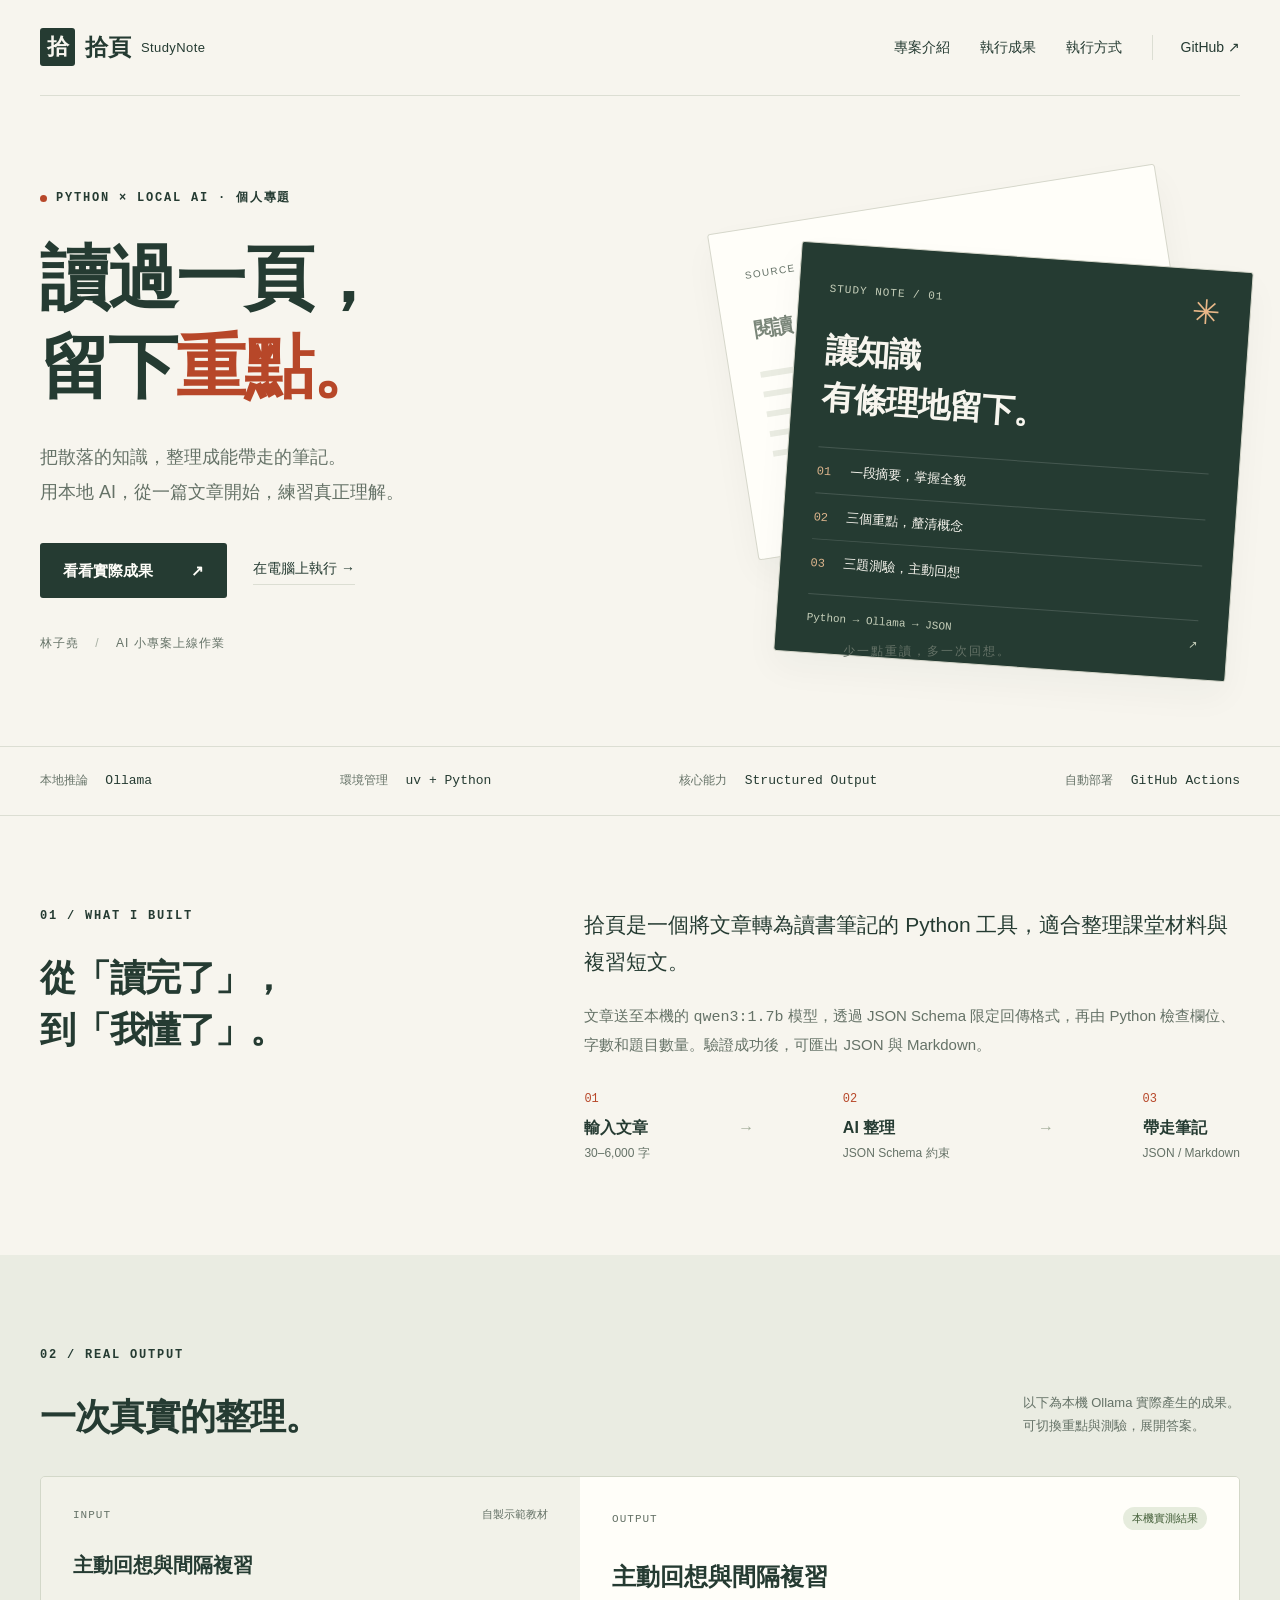
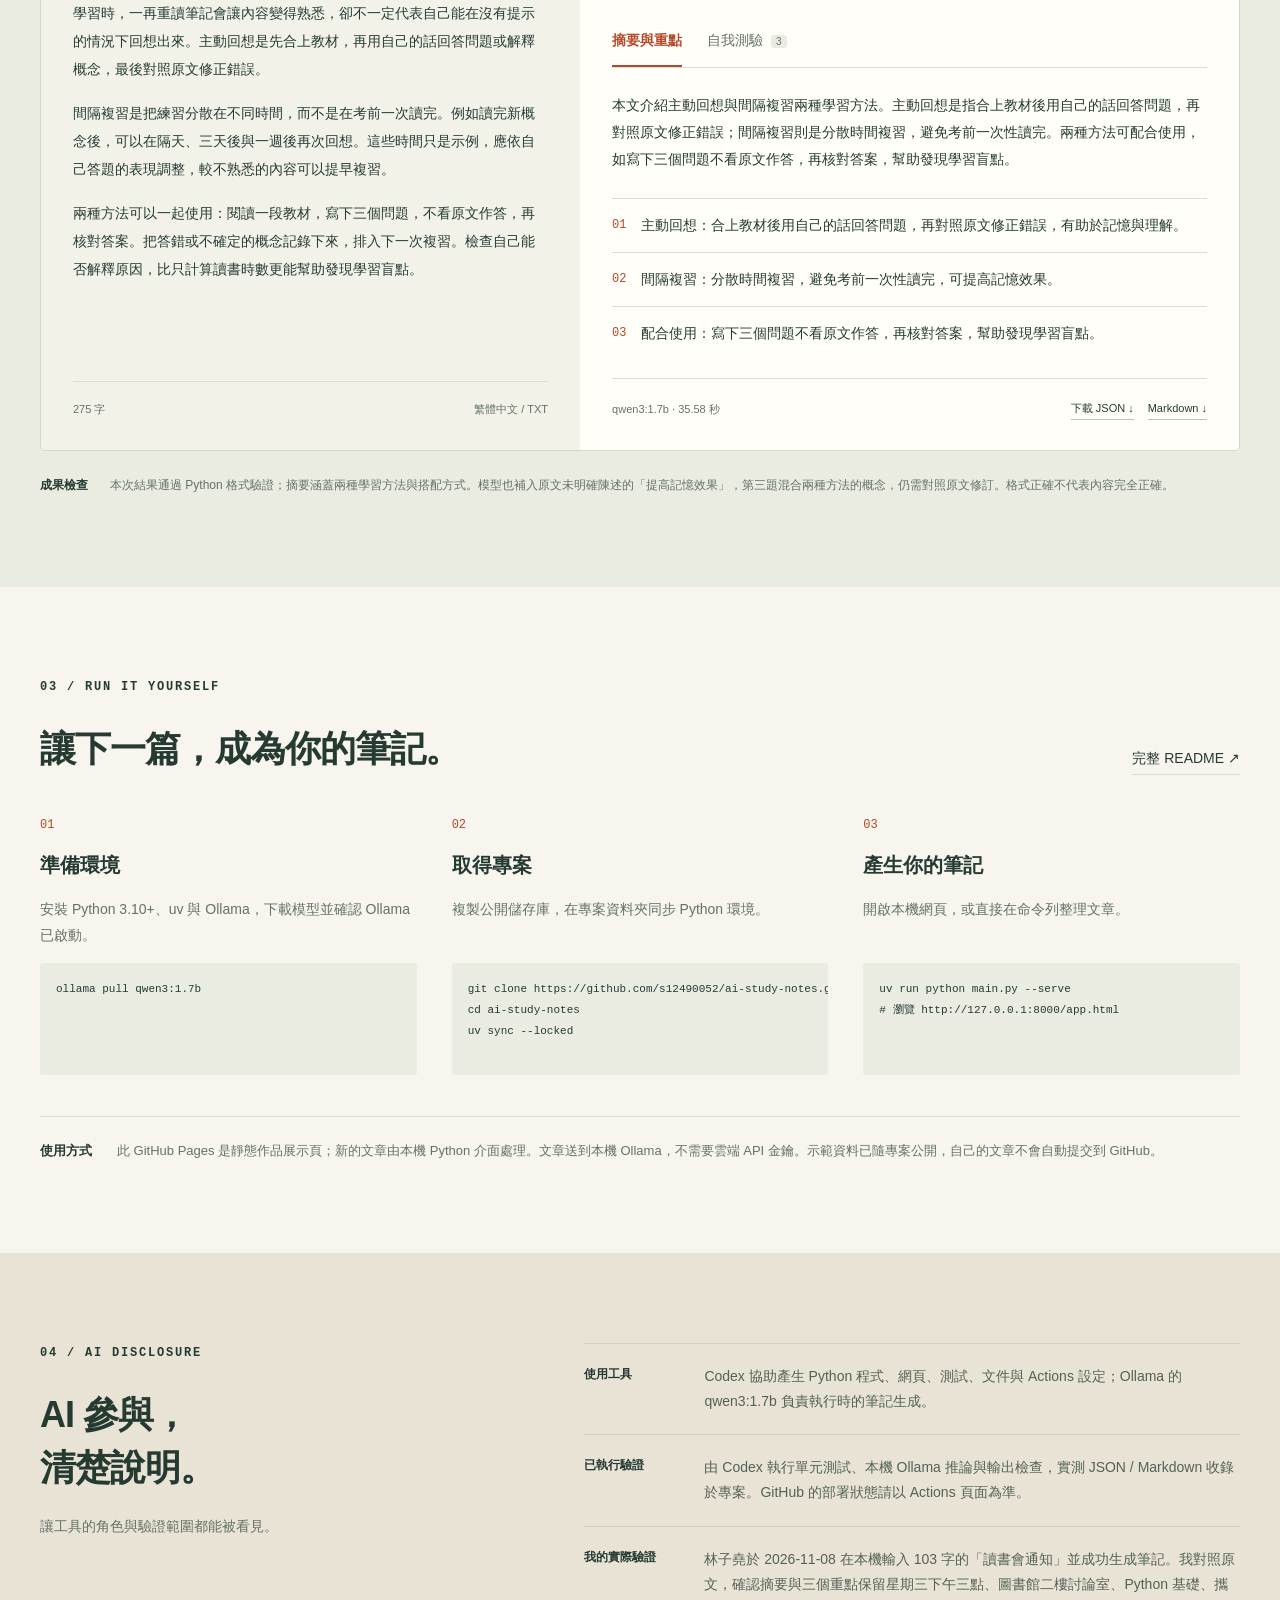
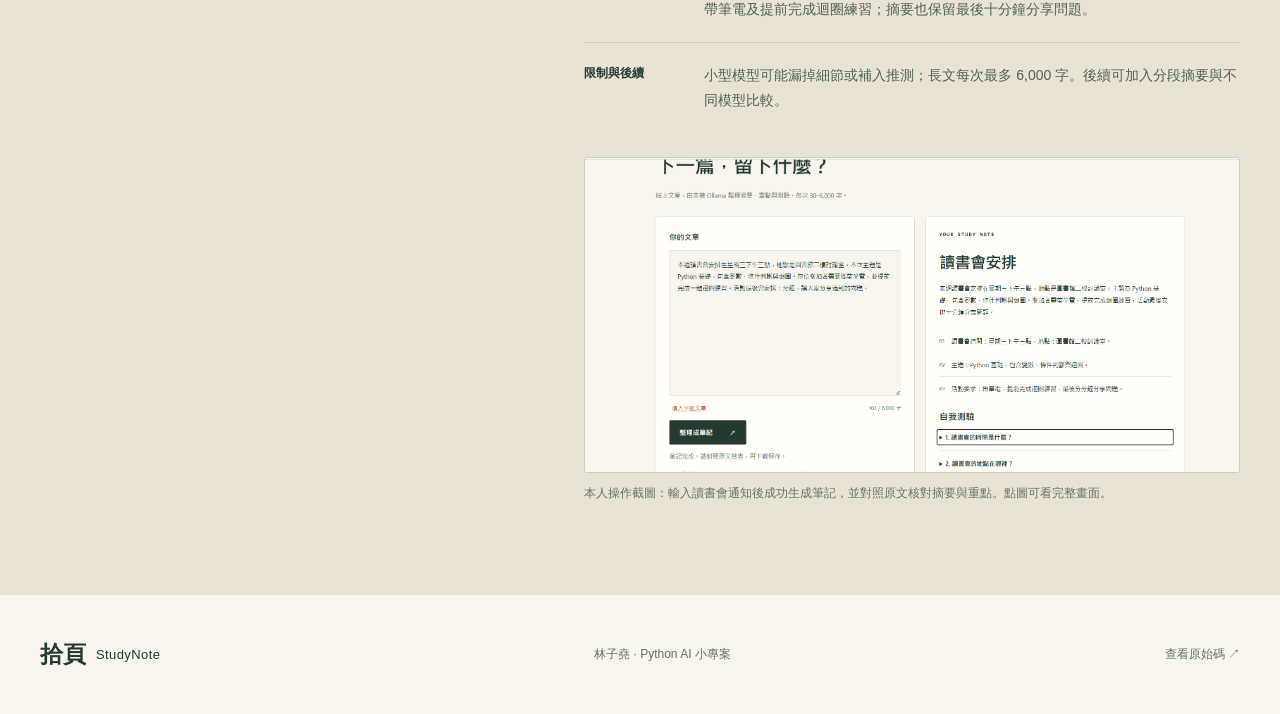
<file: site/index.html>
<!doctype html>
<html lang="zh-Hant">
<head>
  <meta charset="utf-8"><meta name="viewport" content="width=device-width,initial-scale=1">
  <meta name="description" content="林子堯的 AI 小專案：以 Python、uv 與本地 Ollama，將文章整理成結構化讀書筆記。">
  <title>拾頁 StudyNote｜林子堯的 AI 讀書筆記專案</title>
  <link rel="stylesheet" href="style.css"><script src="site.js" defer></script>
</head>
<body>
  <a class="skip" href="#main">跳到主要內容</a>
  <header class="nav wrap"><a class="brand" href="index.html"><span class="brand-icon">拾</span>拾頁 <small>StudyNote</small></a><nav aria-label="主導覽"><a href="#about">專案介紹</a><a href="#results">執行成果</a><a href="#run">執行方式</a><a class="nav-repo" href="https://github.com/s12490052/ai-study-notes">GitHub ↗</a></nav></header>
  <main id="main">
    <section class="hero wrap">
      <div class="hero-copy"><p class="eyebrow"><span class="dot"></span> PYTHON × LOCAL AI · 個人專題</p><h1>讀過一頁，<br>留下<span class="accent">重點。</span></h1><p class="intro">把散落的知識，整理成能帶走的筆記。<br>用本地 AI，從一篇文章開始，練習真正理解。</p><div class="hero-actions"><a class="button" href="#results">看看實際成果 <span>↗</span></a><a class="text-link" href="#run">在電腦上執行 →</a></div><p class="author">林子堯 <span>/</span> AI 小專案上線作業</p></div>
      <div class="hero-art" aria-label="從文章到結構化筆記的示意圖"><div class="paper paper-back"><span class="paper-label">SOURCE / 原始文章</span><h3>閱讀，然後呢？</h3><div class="lines"><i></i><i></i><i></i><i></i><i></i></div></div><div class="paper paper-front"><div class="paper-top"><span>STUDY NOTE / 01</span><span class="spark">✳</span></div><h2>讓知識<br>有條理地留下。</h2><div class="art-point"><b>01</b> 一段摘要，掌握全貌</div><div class="art-point"><b>02</b> 三個重點，釐清概念</div><div class="art-point"><b>03</b> 三題測驗，主動回想</div><div class="paper-bottom"><span>Python → Ollama → JSON</span><span>↗</span></div></div><span class="art-caption">少一點重讀，多一次回想。</span></div>
    </section>
    <div class="tech-strip"><div class="wrap tech-inner"><span>本地推論 <b>Ollama</b></span><span>環境管理 <b>uv + Python</b></span><span>核心能力 <b>Structured Output</b></span><span>自動部署 <b>GitHub Actions</b></span></div></div>
    <section class="wrap section about" id="about"><div><p class="eyebrow">01 / WHAT I BUILT</p><h2>從「讀完了」，<br>到「我懂了」。</h2></div><div class="about-content"><p class="section-lead">拾頁是一個將文章轉為讀書筆記的 Python 工具，適合整理課堂材料與複習短文。</p><p>文章送至本機的 <code>qwen3:1.7b</code> 模型，透過 JSON Schema 限定回傳格式，再由 Python 檢查欄位、字數和題目數量。驗證成功後，可匯出 JSON 與 Markdown。</p><div class="flow"><div><span>01</span><strong>輸入文章</strong><small>30–6,000 字</small></div><b aria-hidden="true">→</b><div><span>02</span><strong>AI 整理</strong><small>JSON Schema 約束</small></div><b aria-hidden="true">→</b><div><span>03</span><strong>帶走筆記</strong><small>JSON / Markdown</small></div></div></div></section>
    <section class="results-section" id="results"><div class="wrap section"><div class="section-heading"><div><p class="eyebrow">02 / REAL OUTPUT</p><h2>一次真實的整理。</h2></div><p class="section-note">以下為本機 Ollama 實際產生的成果。<br>可切換重點與測驗，展開答案。</p></div><div class="demo-grid"><article class="source-panel"><div class="panel-label">INPUT <span>自製示範教材</span></div><h3>主動回想與間隔複習</h3><div id="source-text"><p>正在載入原文…</p></div><div class="source-footer"><span id="input-count">—</span><span>繁體中文 / TXT</span></div></article><article class="output-panel"><div class="panel-label">OUTPUT <span class="live-badge">本機實測結果</span></div><h3 id="note-title">讀取筆記中…</h3><div class="tabs" role="tablist" aria-label="筆記內容"><button type="button" id="tab-notes" role="tab" aria-controls="notes-panel" aria-selected="true" tabindex="0">摘要與重點</button><button type="button" id="tab-quiz" role="tab" aria-controls="quiz-panel" aria-selected="false" tabindex="-1">自我測驗 <span>3</span></button></div><div id="notes-panel" role="tabpanel" aria-labelledby="tab-notes"><p id="note-summary"></p><ol id="key-points" class="key-points"></ol></div><div id="quiz-panel" role="tabpanel" aria-labelledby="tab-quiz" hidden></div><div class="output-footer"><span id="run-meta">讀取實測資料…</span><a href="data/example.json" download>下載 JSON ↓</a><a href="data/example.md" download>Markdown ↓</a></div><p id="demo-error" role="alert" hidden></p></article></div><div class="review-note"><strong>成果檢查</strong><p>本次結果通過 Python 格式驗證；摘要涵蓋兩種學習方法與搭配方式。模型也補入原文未明確陳述的「提高記憶效果」，第三題混合兩種方法的概念，仍需對照原文修訂。格式正確不代表內容完全正確。</p></div></div></section>
    <section class="wrap section" id="run"><div class="section-heading"><div><p class="eyebrow">03 / RUN IT YOURSELF</p><h2>讓下一篇，成為你的筆記。</h2></div><a class="text-link" href="https://github.com/s12490052/ai-study-notes#readme">完整 README ↗</a></div><div class="run-grid"><div class="run-step"><span class="step-num">01</span><h3>準備環境</h3><p>安裝 Python 3.10+、uv 與 Ollama，下載模型並確認 Ollama 已啟動。</p><pre><code>ollama pull qwen3:1.7b</code></pre></div><div class="run-step"><span class="step-num">02</span><h3>取得專案</h3><p>複製公開儲存庫，在專案資料夾同步 Python 環境。</p><pre><code>git clone https://github.com/s12490052/ai-study-notes.git
cd ai-study-notes
uv sync --locked</code></pre></div><div class="run-step"><span class="step-num">03</span><h3>產生你的筆記</h3><p>開啟本機網頁，或直接在命令列整理文章。</p><pre><code>uv run python main.py --serve
# 瀏覽 http://127.0.0.1:8000/app.html</code></pre></div></div><div class="scope-note"><span>使用方式</span><p>此 GitHub Pages 是靜態作品展示頁；新的文章由本機 Python 介面處理。文章送到本機 Ollama，不需要雲端 API 金鑰。示範資料已隨專案公開，自己的文章不會自動提交到 GitHub。</p></div></section>
    <section class="ai-section"><div class="wrap section ai-grid"><div><p class="eyebrow">04 / AI DISCLOSURE</p><h2>AI 參與，<br>清楚說明。</h2><p class="muted">讓工具的角色與驗證範圍都能被看見。</p></div><div class="disclosure"><article><span>使用工具</span><p>Codex 協助產生 Python 程式、網頁、測試、文件與 Actions 設定；Ollama 的 qwen3:1.7b 負責執行時的筆記生成。</p></article><article><span>已執行驗證</span><p>由 Codex 執行單元測試、本機 Ollama 推論與輸出檢查，實測 JSON / Markdown 收錄於專案。GitHub 的部署狀態請以 Actions 頁面為準。</p></article><article><span>我的實際驗證</span><p>林子堯於 2026-11-08 在本機輸入 103 字的「讀書會通知」並成功生成筆記。我對照原文，確認摘要與三個重點保留星期三下午三點、圖書館二樓討論室、Python 基礎、攜帶筆電及提前完成迴圈練習；摘要也保留最後十分鐘分享問題。</p></article><article><span>限制與後續</span><p>小型模型可能漏掉細節或補入推測；長文每次最多 6,000 字。後續可加入分段摘要與不同模型比較。</p></article><figure class="verification-evidence"><a href="data/personal-verification.png" target="_blank" rel="noopener"><img src="data/personal-verification.png" alt="林子堯本機驗證截圖：左側讀書會通知，右側成功生成的摘要與三個重點" loading="lazy" width="1855" height="861"></a><figcaption>本人操作截圖：輸入讀書會通知後成功生成筆記，並對照原文核對摘要與重點。點圖可看完整畫面。</figcaption></figure></div></div></section>
  </main><footer class="wrap footer"><a class="brand" href="index.html">拾頁 <small>StudyNote</small></a><span>林子堯 · Python AI 小專案</span><a href="https://github.com/s12490052/ai-study-notes">查看原始碼 ↗</a></footer>
</body></html>
</file>
<file: site/style.css>
:root{--paper:#f7f5ee;--ink:#253b32;--muted:#657267;--accent:#b74729;--line:#dcded3;--soft:#eaece2;--white:#fffef9}*{box-sizing:border-box}html{scroll-behavior:smooth;scroll-padding-top:24px}body{margin:0;background:var(--paper);color:var(--ink);font-family:"Segoe UI","Microsoft JhengHei",sans-serif;line-height:1.8}a{color:inherit;text-decoration:none}button,textarea{font:inherit}button,a,summary,textarea{outline-offset:5px}button{cursor:pointer}button:disabled{cursor:wait;opacity:.6}.wrap{width:min(1200px,calc(100% - 80px));margin:auto}.nav{min-height:96px;display:flex;justify-content:space-between;align-items:center;border-bottom:1px solid var(--line);gap:24px}.brand{font-size:23px;font-weight:750;display:flex;align-items:center;gap:10px;white-space:nowrap}.brand small{font-size:13px;font-weight:500;letter-spacing:.4px}.brand-icon{background:var(--ink);color:var(--paper);width:35px;height:38px;text-align:center;line-height:38px;font-size:22px;border-radius:3px}.nav nav{display:flex;align-items:center;gap:30px;font-size:14px}.nav nav a:hover,.text-link:hover{color:var(--accent)}.nav-repo{border-left:1px solid var(--line);padding-left:28px}.hero{display:grid;grid-template-columns:1.05fr 1fr;gap:38px;align-items:center;min-height:650px;padding-top:65px;padding-bottom:65px}.eyebrow{font-family:Consolas,monospace;font-size:12px;letter-spacing:1.8px;font-weight:600;margin:0 0 25px;display:flex;align-items:center;gap:9px}.dot{width:7px;height:7px;background:var(--accent);border-radius:50%;display:inline-block}h1{font-size:clamp(46px,5.5vw,76px);line-height:1.26;letter-spacing:-2px;font-weight:750;margin:0 0 28px}h2{font-size:36px;line-height:1.45;letter-spacing:-1px;margin:0 0 20px}h3{margin:0;font-size:20px}.accent{color:var(--accent)}.intro{font-size:18px;line-height:1.95;color:var(--muted)}.hero-actions{display:flex;align-items:center;gap:26px;margin-top:33px}.button{background:var(--ink);color:var(--white);border:0;padding:14px 23px;display:inline-flex;gap:38px;align-items:center;border-radius:3px;font-size:15px;font-weight:600}.button:hover{background:#355643}.text-link{font-size:14px;border-bottom:1px solid var(--line);padding-bottom:3px}.author{font-size:12px;color:var(--muted);margin:35px 0 0;letter-spacing:1px}.author span{margin:0 12px;color:#a8b0a4}.hero-art{height:470px;position:relative;margin:10px 0 0}.paper{position:absolute;border:1px solid #d6d7cb;background:var(--white);width:80%;border-radius:3px;box-shadow:0 16px 34px #253b320a}.paper-back{top:6px;left:10%;height:330px;padding:30px;transform:rotate(-9deg)}.paper-label{font-size:10px;letter-spacing:1.4px;color:var(--muted)}.paper-back h3{margin:24px 0;color:#7b877a}.lines i{display:block;height:6px;background:var(--soft);margin:14px 0}.lines i:nth-child(even){width:85%}.paper-front{right:0;top:65px;background:var(--ink);color:var(--paper);padding:28px 30px;transform:rotate(4deg)}.paper-top{font:11px Consolas,monospace;letter-spacing:1px;display:flex;align-items:center;justify-content:space-between;color:#c6cfba}.spark{font-size:34px;line-height:1;color:#e9b788}.paper-front h2{font-size:33px;line-height:1.45;margin:20px 0 25px}.art-point{font-size:13px;border-top:1px solid #ffffff25;padding:11px 0}.art-point b{font:12px Consolas,monospace;color:#dcb48c;margin-right:15px}.paper-bottom{display:flex;justify-content:space-between;font:11px Consolas,monospace;color:#c6cfba;border-top:1px solid #ffffff25;padding-top:17px;margin-top:8px}.art-caption{position:absolute;bottom:-2px;left:30%;font-size:12px;letter-spacing:2px;color:var(--muted)}.tech-strip{border-top:1px solid var(--line);border-bottom:1px solid var(--line)}.tech-inner{display:flex;justify-content:space-between;gap:22px;padding-top:23px;padding-bottom:23px}.tech-inner span{font-size:12px;color:var(--muted)}.tech-inner b{font:13px Consolas,monospace;color:var(--ink);margin-left:14px}.section{padding-top:90px;padding-bottom:90px}.about{display:grid;grid-template-columns:.85fr 1.2fr;gap:80px}.section-lead{font-size:21px;margin-top:0}.about-content>p:not(.section-lead){font-size:15px;color:var(--muted)}code{font-family:Consolas,monospace}.flow{display:flex;justify-content:space-between;align-items:center;gap:14px;margin-top:34px}.flow div{display:flex;flex-direction:column}.flow div span{font:12px Consolas,monospace;color:var(--accent);margin-bottom:8px}.flow strong{font-size:16px}.flow small{font-size:12px;color:var(--muted)}.flow>b{font-weight:400;color:#a3ad9a}.results-section{background:var(--soft)}.section-heading{display:flex;justify-content:space-between;align-items:flex-end;gap:35px;margin-bottom:33px}.section-heading h2{margin-bottom:0}.section-note{font-size:13px;color:var(--muted);margin-bottom:6px}.demo-grid{display:grid;grid-template-columns:.9fr 1.1fr;border:1px solid #d3d8c9;border-radius:5px;overflow:hidden;align-items:stretch}.source-panel{padding:30px 32px;background:#f2f2e9;display:flex;flex-direction:column}.panel-label{font:11px Consolas,monospace;letter-spacing:1px;display:flex;justify-content:space-between;align-items:center;color:var(--muted);margin-bottom:25px}.panel-label>span{font:11px "Microsoft JhengHei",sans-serif;letter-spacing:0}.source-panel h3{font-size:20px;margin-bottom:16px}#source-text p{font-size:14px;line-height:2;margin:0 0 16px}.source-footer{font-size:11px;color:var(--muted);display:flex;justify-content:space-between;gap:10px;border-top:1px solid var(--line);padding-top:18px;margin-top:auto}.output-panel{padding:30px 32px;background:var(--white);display:flex;flex-direction:column}.live-badge{background:#e6ecdd;color:#45603a;padding:4px 9px;border-radius:20px}.output-panel h3{font-size:24px;margin-bottom:20px}.tabs{display:flex;border-bottom:1px solid var(--line);gap:25px;margin-bottom:24px}.tabs button{padding:9px 0 12px;background:transparent;border:0;color:var(--muted);font-size:14px;border-bottom:2px solid transparent}.tabs button[aria-selected=true]{border-color:var(--accent);color:var(--accent);font-weight:650}.tabs button span{font-size:10px;background:var(--soft);border-radius:3px;padding:1px 5px;margin-left:4px}#note-summary,.summary-text{font-size:14px;line-height:1.95;margin:0 0 24px}.key-points{padding:0;list-style:none;counter-reset:points;margin:0 0 18px}.key-points li{counter-increment:points;display:flex;gap:14px;font-size:14px;padding:14px 0;border-top:1px solid var(--line)}.key-points li:before{content:"0" counter(points);font:12px Consolas,monospace;color:var(--accent);padding-top:5px}.output-footer{margin-top:auto;padding-top:20px;border-top:1px solid var(--line);display:flex;gap:14px;align-items:center;flex-wrap:wrap;font-size:11px}.output-footer>span{flex:1;color:var(--muted);min-width:150px}.output-footer a{border-bottom:1px solid #bbc4b5}.review-note{display:flex;gap:22px;font-size:12px;color:var(--muted);padding-top:24px}.review-note strong{white-space:nowrap;color:var(--ink)}.review-note p{margin:0}details{border-bottom:1px solid var(--line);padding:17px 0;font-size:14px}summary{cursor:pointer;font-weight:600}details p{color:var(--muted);font-size:14px;padding:8px 0 0;margin-bottom:0}.run-grid{display:grid;grid-template-columns:repeat(3,minmax(0,1fr));gap:35px}.step-num{display:block;font:12px Consolas,monospace;color:var(--accent);margin:10px 0 15px}.run-step p{color:var(--muted);font-size:14px;min-height:52px}.run-step pre{background:var(--soft);padding:16px;font-size:11px;overflow:auto;min-height:112px;line-height:1.9;border-radius:3px}.scope-note{border-top:1px solid var(--line);display:flex;gap:25px;padding-top:22px;margin-top:30px;font-size:13px;color:var(--muted)}.scope-note span{white-space:nowrap;color:var(--ink);font-weight:600}.scope-note p{margin:0}.ai-section{background:#e9e3d6}.ai-grid{display:grid;grid-template-columns:.85fr 1.2fr;gap:80px}.muted{color:var(--muted);font-size:14px}.disclosure article{display:grid;grid-template-columns:100px 1fr;gap:20px;border-top:1px solid #cfcfc0;padding:20px 0}.disclosure article>span{font-size:12px;font-weight:650}.disclosure p{font-size:14px;margin:0;color:#536254}.footer{display:flex;justify-content:space-between;align-items:center;min-height:120px;gap:20px}.footer>span,.footer>a:last-child{font-size:12px;color:var(--muted)}.skip{position:absolute;top:-100px;left:10px;background:var(--ink);color:white;padding:10px 20px;z-index:10}.skip:focus{top:5px}[hidden]{display:none!important}.app-main{padding-top:55px;padding-bottom:70px}.app-title{max-width:700px;margin-bottom:35px}.app-title h1{font-size:46px}.app-grid{display:grid;grid-template-columns:1fr 1fr;gap:25px}.app-card{padding:30px;background:var(--white);border:1px solid var(--line);border-radius:5px}.app-card label{font-weight:600;font-size:17px}.app-card textarea{display:block;resize:vertical;width:100%;min-height:330px;background:var(--paper);color:var(--ink);border:1px solid var(--line);border-radius:3px;padding:18px;line-height:1.9;font-size:14px;margin-top:16px}.app-actions{display:flex;justify-content:space-between;align-items:center;gap:15px;margin-top:15px}.secondary{font-size:13px;background:transparent;border:0;color:var(--accent);text-decoration:underline}.counter{font-size:12px;color:var(--muted)}#status{font-size:14px;min-height:28px;color:var(--muted)}.empty-state{padding:90px 10px;text-align:center;color:var(--muted)}.empty-state strong{display:block;font-size:22px;color:var(--ink);margin-bottom:12px}.download-actions{display:flex;gap:16px;margin-top:25px}.download-actions button{font-size:12px;border:1px solid var(--line);background:var(--paper);padding:8px 14px;border-radius:3px}#status.error{color:var(--accent)}
@media(max-width:1000px){.wrap{width:calc(100% - 48px)}.hero{gap:25px;min-height:600px}.hero-art{height:430px}.paper-front{padding:25px}.paper-front h2{font-size:28px}.art-point{font-size:12px}.tech-inner{flex-wrap:wrap}.tech-inner span{width:45%}.about,.ai-grid{gap:40px;grid-template-columns:.8fr 1.2fr}.run-grid{gap:20px}.source-panel,.output-panel{padding:25px}.hero-actions{gap:18px}.button{gap:20px}}
@media(max-width:800px){.wrap{width:calc(100% - 36px)}.nav{min-height:80px;flex-wrap:wrap;padding-top:18px;padding-bottom:18px;gap:15px}.brand{font-size:21px}.nav nav{gap:18px;font-size:12px;width:100%;justify-content:space-between}.nav-repo{padding-left:15px}.hero{grid-template-columns:1fr;gap:10px;padding-top:42px;padding-bottom:35px}.hero-copy h1{font-size:53px}.intro{font-size:16px}.hero-art{height:440px;max-width:440px;width:100%;margin:auto}.paper-front{top:65px;right:4%;width:78%}.paper-back{left:8%;width:78%}.paper-front h2{font-size:30px}.art-caption{bottom:0;left:22%}.tech-inner{gap:16px;padding-top:20px;padding-bottom:20px}.tech-inner span{font-size:10px;width:46%}.tech-inner b{display:block;font-size:11px;margin-left:0}.section{padding-top:58px;padding-bottom:58px}.about,.ai-grid,.demo-grid,.run-grid,.app-grid{grid-template-columns:1fr;gap:28px}.about h2,.ai-grid h2{font-size:31px}.eyebrow{font-size:10px;margin-bottom:18px}.section-heading{display:block}.section-heading h2{font-size:30px}.section-note{margin-top:20px}.demo-grid{gap:0}.output-panel{border-top:1px solid var(--line)}.review-note{display:block}.review-note p{margin-top:8px}.run-grid{gap:12px}.run-step p{min-height:0}.run-step pre{min-height:0}.scope-note{display:block}.scope-note p{margin-top:8px}.disclosure article{grid-template-columns:1fr;gap:6px}.footer{flex-wrap:wrap;padding-top:25px;padding-bottom:25px;gap:12px}.footer .brand{width:100%}.app-title h1{font-size:35px}.app-card{padding:23px}.app-actions{flex-wrap:wrap}.hero-actions{gap:20px}.text-link{font-size:13px}.flow{gap:8px}.flow strong{font-size:14px}.flow small{font-size:10px}.output-footer{gap:12px}}
@media(prefers-reduced-motion:reduce){html{scroll-behavior:auto}}


.verification-evidence{margin:24px 0 0}.verification-evidence img{display:block;width:100%;height:auto;border:1px solid #cfcfc0;border-radius:3px}.verification-evidence figcaption{font-size:12px;color:var(--muted);margin-top:10px;line-height:1.8}
</file>
